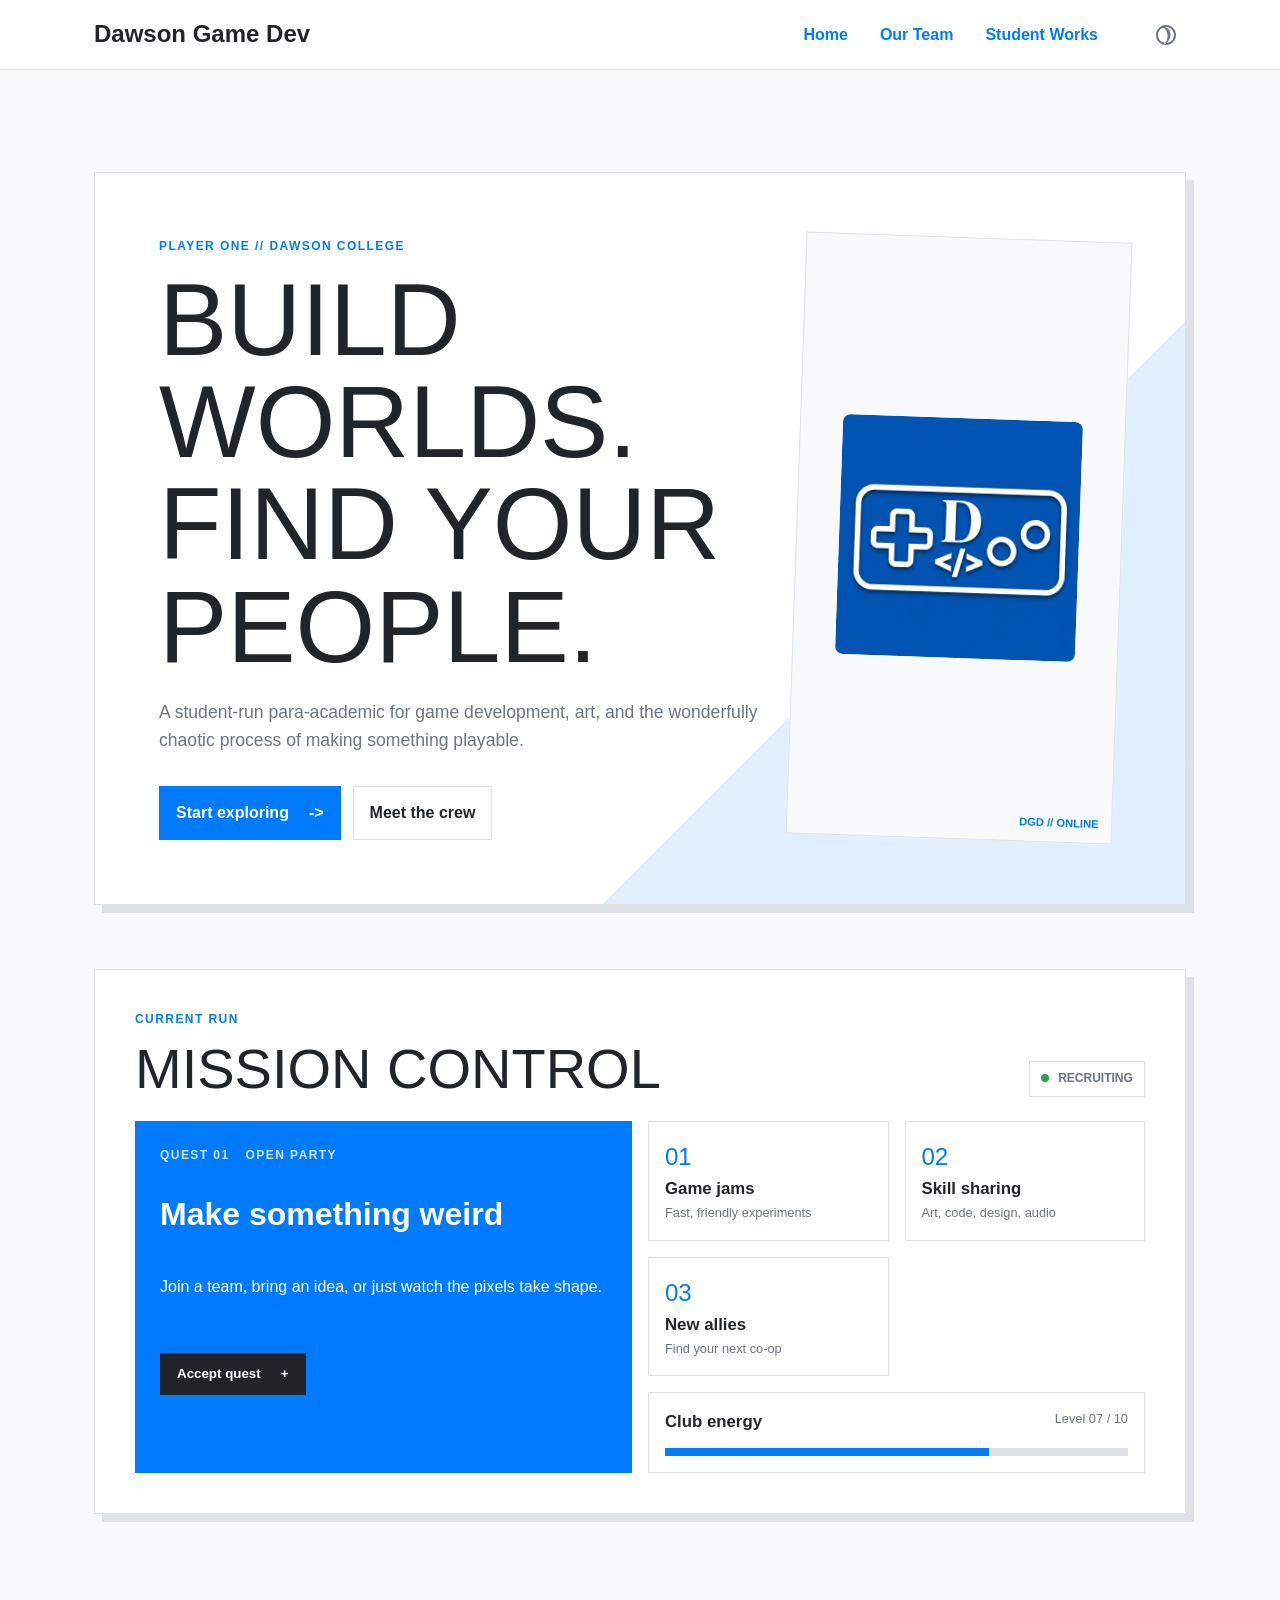
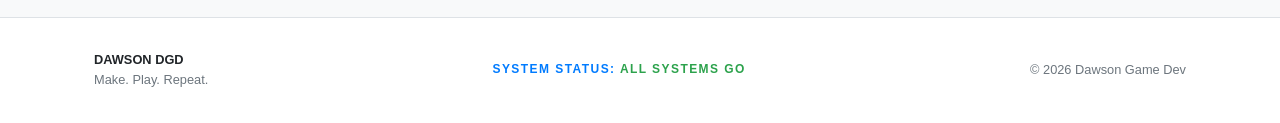
<file: index.html>
<!doctype html>
<html lang="en">
  <!-- data-theme attribute will be managed by JS -->

  <head>
    <meta charset="UTF-8" />
    <meta name="viewport" content="width=device-width, initial-scale=1.0" />
    <title>Dawson Game Dev</title>
    <link rel="icon" type="image/png" href="/favicon-96x96.png" sizes="96x96" />
    <link rel="icon" type="image/svg+xml" href="/favicon.svg" />
    <link rel="shortcut icon" href="/favicon.ico" />
    <link rel="apple-touch-icon" sizes="180x180" href="/apple-touch-icon.png" />
    <link rel="manifest" href="/site.webmanifest" />
    <meta
      name="description"
      content="Dawson College Game Dev: Student game development, game design, indie game jams, coding, pixel art, 3D modeling, and audio in Montreal. Join our dev or Art team!"
    />
    <!--
      FOUC PREVENTION SCRIPT:
      This runs instantly before the page content is rendered to set the theme,
      preventing a "flash of unstyled content" if the user has a saved
      or OS-level preference for a non-default theme.
    -->
    <script>
      (function () {
        const theme =
          localStorage.getItem("theme") ||
          (window.matchMedia("(prefers-color-scheme: dark)").matches
            ? "dark"
            : "light");
        if (theme === "dark") {
          document.documentElement.setAttribute("data-theme", "dark");
        }
      })();
    </script>
    <link rel="stylesheet" href="styles/style.css" />
    <script src="scripts/script.js" defer></script>
  </head>

  <body>
    <header class="navbar"></header>

    <main class="content">
      <section class="hero-panel" aria-labelledby="home-title">
        <div class="hero-copy">
          <p class="eyebrow">PLAYER ONE // DAWSON COLLEGE</p>
          <h1 id="home-title">Build worlds. Find your people.</h1>
          <p class="intro">
            A student-run para-academic for game development, art, and the
            wonderfully chaotic process of making something playable.
          </p>
          <div class="hero-actions">
            <a class="button button--primary" href="#mission-control"
              >Start exploring <span aria-hidden="true">-&gt;</span></a
            >
            <a class="button button--quiet" href="pages/team.html"
              >Meet the crew</a
            >
          </div>
        </div>
        <div class="hero-art" aria-label="Dawson Game Dev logo">
          <img
            src="assets/DawsonGDC.jpg"
            alt="Dawson College game development Logo"
            class="logo"
          />
          <span class="hero-art__label">DGD // ONLINE</span>
        </div>
      </section>

      <section
        class="mission-control"
        id="mission-control"
        aria-labelledby="mission-title"
      >
        <div class="section-heading">
          <div>
            <p class="eyebrow">CURRENT RUN</p>
            <h2 id="mission-title">Mission control</h2>
          </div>
          <span class="status-pill"
            ><span class="status-dot"></span> Recruiting</span
          >
        </div>

        <div class="mission-grid">
          <article class="mission-card mission-card--featured">
            <div class="mission-card__topline">
              <span>QUEST 01</span><span>OPEN PARTY</span>
            </div>
            <h3>Make something weird</h3>
            <p>
              Join a team, bring an idea, or just watch the pixels take shape.
            </p>
            <button
              class="button button--dark"
              id="mission-button"
              type="button"
            >
              Accept quest <span aria-hidden="true">+</span>
            </button>
            <p
              class="mission-feedback"
              id="mission-feedback"
              aria-live="polite"
            ></p>
          </article>

          <div class="stats-grid">
            <article class="stat-card">
              <span class="stat-card__icon" aria-hidden="true">01</span
              ><strong>Game jams</strong><span>Fast, friendly experiments</span>
            </article>
            <article class="stat-card">
              <span class="stat-card__icon" aria-hidden="true">02</span
              ><strong>Skill sharing</strong
              ><span>Art, code, design, audio</span>
            </article>
            <article class="stat-card">
              <span class="stat-card__icon" aria-hidden="true">03</span
              ><strong>New allies</strong><span>Find your next co-op</span>
            </article>
            <article class="stat-card stat-card--meter">
              <div><strong>Club energy</strong><span>Level 07 / 10</span></div>
              <span class="energy-meter"><span></span></span>
            </article>
          </div>
        </div>
      </section>
    </main>

    <footer class="site-footer">
      <div class="site-footer__inner">
        <p><strong>DAWSON DGD</strong><br />Make. Play. Repeat.</p>
        <p class="site-footer__signal">
          SYSTEM STATUS: <span>ALL SYSTEMS GO</span>
        </p>
        <p>&copy; 2026 Dawson Game Dev</p>
      </div>
    </footer>
  </body>
</html>
</file>
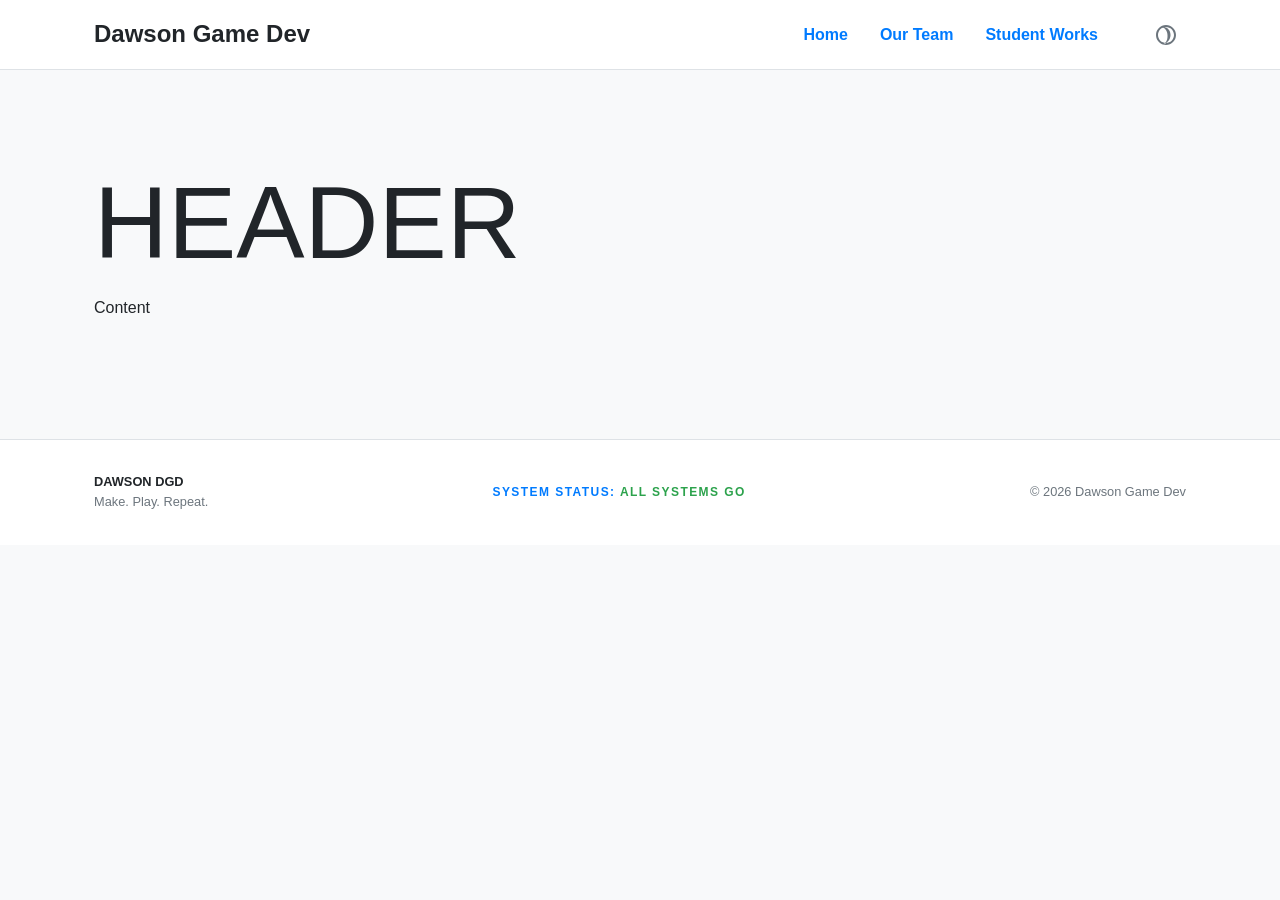
<file: pages/.template.html>
<!DOCTYPE html>
<html lang="en">
<!-- data-theme attribute will be managed by JS -->

<head>
  <meta charset="UTF-8">
  <meta name="viewport" content="width=device-width, initial-scale=1.0">
  <title>Dawson Game Dev Club</title>
  <meta name="description" content="Dawson College Game Dev: Student game development, game design, indie game jams, coding, pixel art, 3D modeling, and audio in Montreal. Join our dev or Art team!">
  <!--
      FOUC PREVENTION SCRIPT:
      This runs instantly before the page content is rendered to set the theme,
      preventing a "flash of unstyled content" if the user has a saved
      or OS-level preference for a non-default theme.
    -->
      <link rel="icon" type="image/png" href="../assets/DawsonGDC.jpg" sizes="96x96" />
      <link rel="icon" type="image/svg+xml" href="../assets/DawsonGDC.jpg" />
      <link rel="shortcut icon" href="../assets/DawsonGDC.jpg" />
      <link rel="apple-touch-icon" sizes="180x180" href="../assets/DawsonGDC.jpg" />
      <meta name="apple-mobile-web-app-title" content="MyWebSite" />
      <link rel="manifest" href="../assets/DawsonGDC.jpg" />
  <script>
    (function () {
      const theme = localStorage.getItem('theme') || (window.matchMedia('(prefers-color-scheme: dark)').matches ? 'dark' : 'light');
      if (theme === 'dark') {
        document.documentElement.setAttribute('data-theme', 'dark');
      }
    })();
  </script>

  <link rel="stylesheet" href="/styles/style.css" />
  <script src="/scripts/script.js" defer></script>
</head>

<body>


  <header class="navbar">
  </header>

  <main class="content">
    <h1>Header</h1>
    <p>Content</p>
  </main>

  <footer class="site-footer">
            <div class="site-footer__inner">
                <p><strong>DAWSON DGD</strong><br />Make. Play. Repeat.</p>
                <p class="site-footer__signal">SYSTEM STATUS: <span>ALL SYSTEMS GO</span></p>
                <p>&copy; 2026 Dawson Game Dev</p>
            </div>
        </footer>
</body>

</html>
</file>
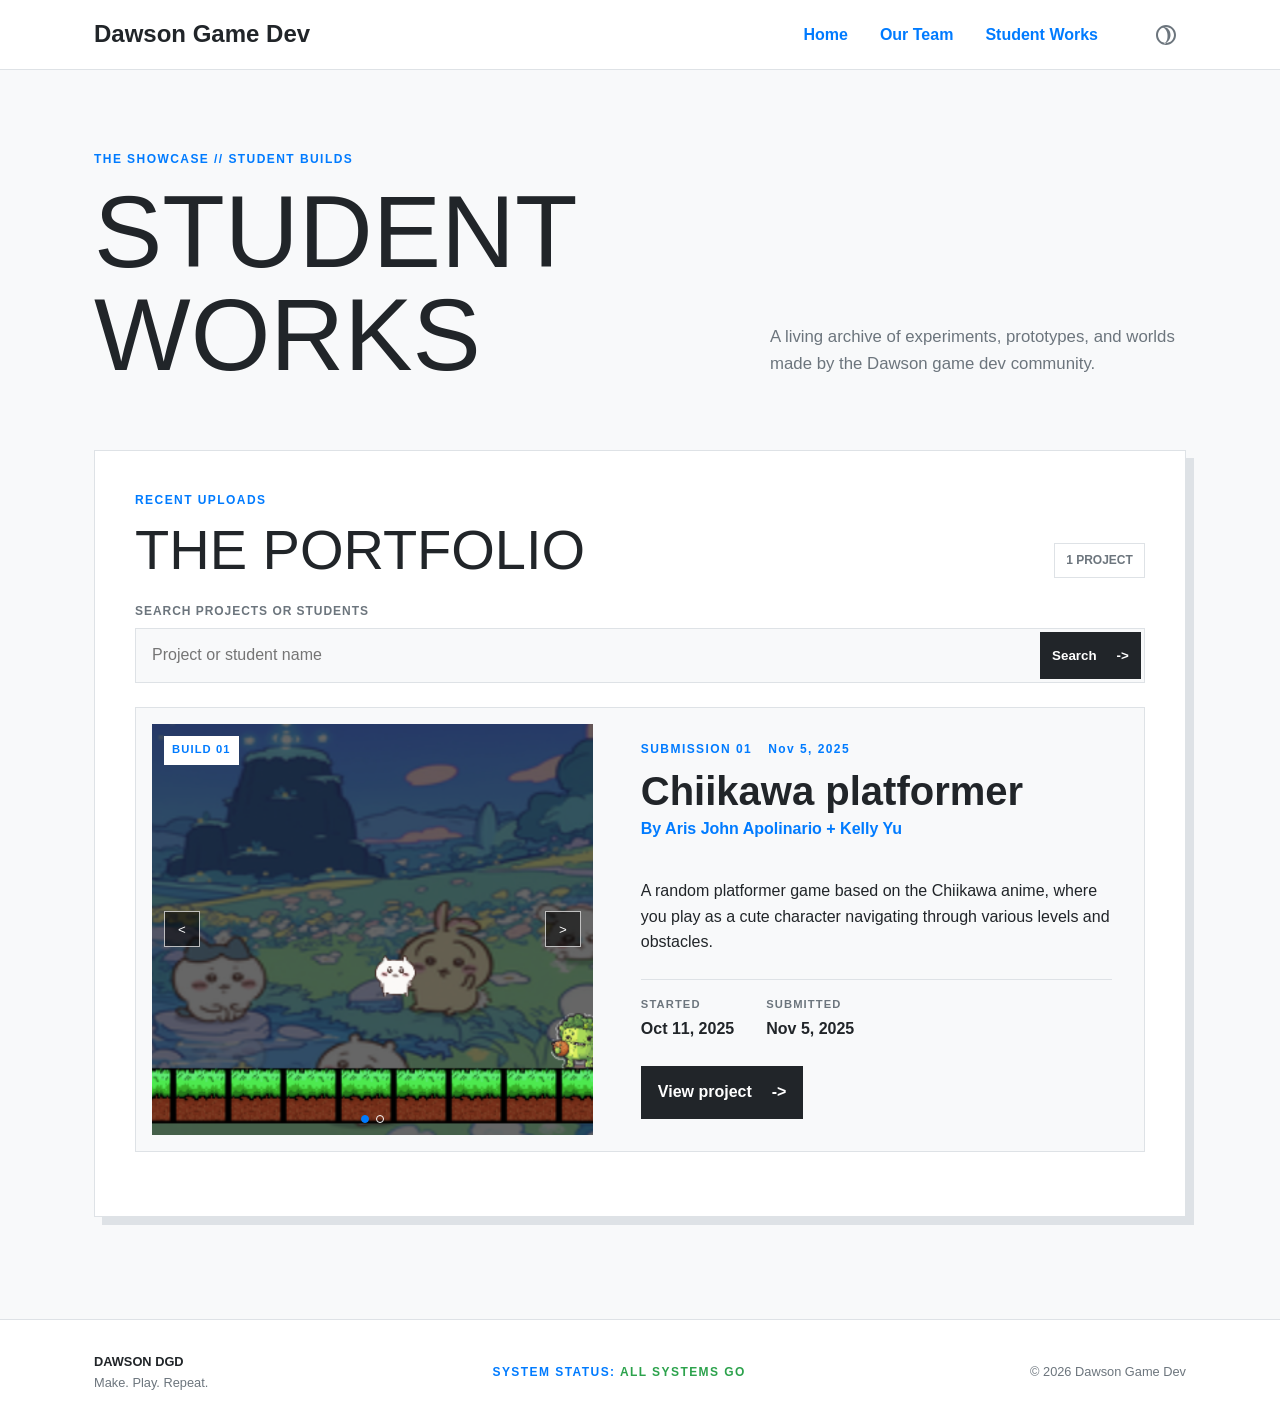
<file: pages/studentWorks.html>
<!doctype html>
<html lang="en">
  <!-- data-theme attribute will be managed by JS -->

  <head>
    <meta charset="UTF-8" />
    <meta name="viewport" content="width=device-width, initial-scale=1.0" />
    <title>Dawson Game Dev Club</title>
    <meta
      name="description"
      content="Dawson College Game Dev: Student game development, game design, indie game jams, coding, pixel art, 3D modeling, and audio in Montreal. Join our dev or Art team!"
    />
    <!--
        FOUC PREVENTION SCRIPT:
        This runs instantly before the page content is rendered to set the theme,
        preventing a "flash of unstyled content" if the user has a saved
        or OS-level preference for a non-default theme.
        -->
    <link rel="icon" type="image/png" href="/favicon-96x96.png" sizes="96x96" />
    <link rel="icon" type="image/svg+xml" href="/favicon.svg" />
    <link rel="shortcut icon" href="/favicon.ico" />
    <link rel="apple-touch-icon" sizes="180x180" href="/apple-touch-icon.png" />
    <link rel="manifest" href="/site.webmanifest" />
    <script>
      (function () {
        const theme =
          localStorage.getItem("theme") ||
          (window.matchMedia("(prefers-color-scheme: dark)").matches
            ? "dark"
            : "light");
        if (theme === "dark") {
          document.documentElement.setAttribute("data-theme", "dark");
        }
      })();
    </script>
    <script src="../scripts/studentWorks.js" type="module"></script>
    <script src="../scripts/searchEngine.js" defer></script>

    <link rel="stylesheet" href="../styles/style.css" />
    <link rel="stylesheet" href="../styles/studentWorks.css" />
    <script src="../scripts/script.js" defer></script>
  </head>
  <body>
    <header class="navbar"></header>

    <main class="content student-works-page">
      <section class="works-intro" aria-labelledby="works-title">
        <div>
          <p class="eyebrow">THE SHOWCASE // STUDENT BUILDS</p>
          <h1 id="works-title">Student works</h1>
        </div>
        <p class="works-intro__copy">
          A living archive of experiments, prototypes, and worlds made by the
          Dawson game dev community.
        </p>
      </section>

      <section class="works-board" aria-labelledby="works-board-title">
        <div class="section-heading">
          <div>
            <p class="eyebrow">RECENT UPLOADS</p>
            <h2 id="works-board-title">The portfolio</h2>
          </div>
          <span class="status-pill" id="works-count">0 projects</span>
        </div>
        <div class="works-search" aria-label="Search student works">
          <label for="works-search-input">Search projects or students</label>
          <div class="works-search__field">
            <input
              id="works-search-input"
              type="search"
              placeholder="Project or student name"
              autocomplete="off"
              spellcheck="false"
              aria-controls="works-search-results"
            />
            <button
              class="works-search__button button button--dark"
              id="works-search-button"
              type="button"
            >
              Search <span aria-hidden="true">-&gt;</span>
            </button>
            <div
              class="search-results"
              id="works-search-results"
              role="listbox"
              aria-label="Matching projects and students"
            ></div>
          </div>
        </div>
        <div
          class="works-list"
          id="student-works-list"
          aria-live="polite"
        ></div>
        <nav
          class="works-pagination"
          id="works-pagination"
          aria-label="Student works pages"
          hidden
        ></nav>
      </section>
    </main>

    <footer class="site-footer">
      <div class="site-footer__inner">
        <p><strong>DAWSON DGD</strong><br />Make. Play. Repeat.</p>
        <p class="site-footer__signal">
          SYSTEM STATUS: <span>ALL SYSTEMS GO</span>
        </p>
        <p>&copy; 2026 Dawson Game Dev</p>
      </div>
    </footer>
  </body>
</html>
</file>
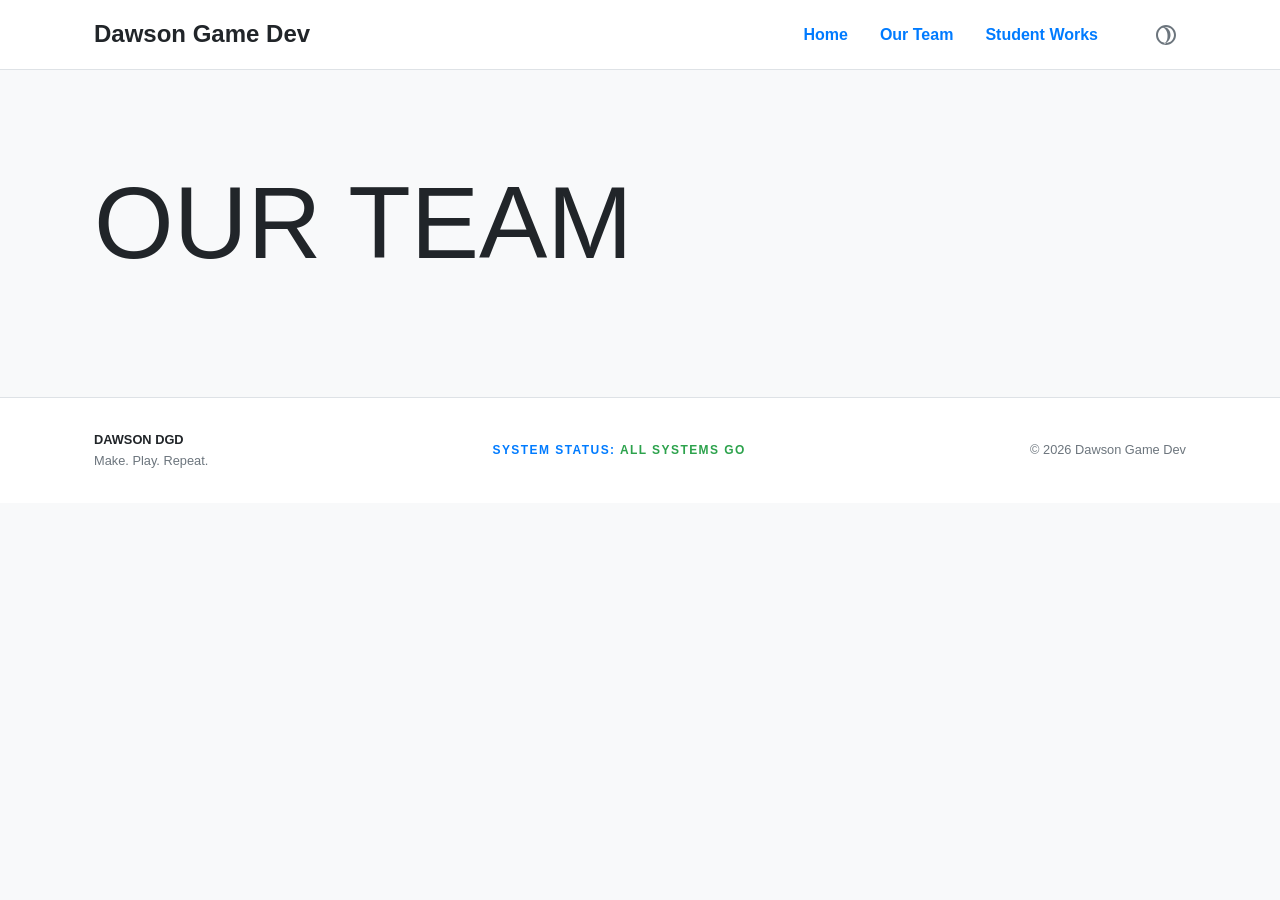
<file: pages/team.html>
<!doctype html>
<html lang="en">
  <!-- data-theme attribute will be managed by JS -->

  <head>
    <meta charset="UTF-8" />
    <meta name="viewport" content="width=device-width, initial-scale=1.0" />
    <title>Dawson Game Dev Club</title>
    <meta
      name="description"
      content="Dawson College Game Dev: Student game development, game design, indie game jams, coding, pixel art, 3D modeling, and audio in Montreal. Join our dev or Art team!"
    />
    <!--
      FOUC PREVENTION SCRIPT:
      This runs instantly before the page content is rendered to set the theme,
      preventing a "flash of unstyled content" if the user has a saved
      or OS-level preference for a non-default theme.
    -->
    <link rel="icon" type="image/png" href="/favicon-96x96.png" sizes="96x96" />
    <link rel="icon" type="image/svg+xml" href="/favicon.svg" />
    <link rel="shortcut icon" href="/favicon.ico" />
    <link rel="apple-touch-icon" sizes="180x180" href="/apple-touch-icon.png" />
    <link rel="manifest" href="/site.webmanifest" />
    <script>
      (function () {
        const theme =
          localStorage.getItem("theme") ||
          (window.matchMedia("(prefers-color-scheme: dark)").matches
            ? "dark"
            : "light");
        if (theme === "dark") {
          document.documentElement.setAttribute("data-theme", "dark");
        }
      })();
    </script>

    <link rel="stylesheet" href="/styles/style.css" />
    <script src="/scripts/script.js" defer></script>
  </head>

  <body>
    <header class="navbar"></header>

    <main class="content">
      <h1>Our Team</h1>
      <p></p>
    </main>

    <footer class="site-footer">
      <div class="site-footer__inner">
        <p><strong>DAWSON DGD</strong><br />Make. Play. Repeat.</p>
        <p class="site-footer__signal">
          SYSTEM STATUS: <span>ALL SYSTEMS GO</span>
        </p>
        <p>&copy; 2026 Dawson Game Dev</p>
      </div>
    </footer>
  </body>
</html>
</file>
<file: styles/style.css>
/*
        ========================================
        CSS Custom Properties for Theming
        ========================================
        The entire theme system is controlled by these variables. The default
        state (:root) is the light theme.
        */
:root {
  --color-background: #f8f9fa;
  --color-surface: #ffffff;
  /* Card/Navbar background */
  --color-text-primary: #212529;
  --color-text-secondary: #6c757d;
  --color-border: #dee2e6;
  --color-primary: #007bff;
  --color-primary-hover: #0056b3;

  --transition-speed: 0.3s;
  --navbar-height: 70px;
  --navbar-padding: 1.5rem;
  --container-width: 1140px;
  --border-radius: 8px;
  --font-family-sans-serif: "Trebuchet MS", "Segoe UI", sans-serif;
  --font-family-display:
    Impact, Haettenschweiler, "Arial Narrow Bold", sans-serif;
}

/*
        The dark theme is an override of the root variables.
        It is applied when the <html> tag has the `data-theme="dark"` attribute.
        */
[data-theme="dark"] {
  --color-background: #121212;
  --color-surface: #1e1e1e;
  --color-text-primary: #e0e0e0;
  --color-text-secondary: #a0a0a0;
  --color-border: #333333;
  --color-primary: #3391ff;
  --color-primary-hover: #5ca8ff;
}

/*
        ========================================
        Global Styles
        ========================================
        */
*,
*::before,
*::after {
  box-sizing: border-box;
}

body {
  margin: 0;
  font-family: var(--font-family-sans-serif);
  font-size: 1rem;
  line-height: 1.6;
  background-color: var(--color-background);
  color: var(--color-text-primary);
  transition:
    background-color var(--transition-speed) ease,
    color var(--transition-speed) ease;
}

.content {
  max-width: var(--container-width);
  margin: 0 auto;
  padding: clamp(3rem, 8vw, 7rem) var(--navbar-padding);
}

ul {
  list-style: none;
  margin: 0;
  padding: 0;
}

a {
  text-decoration: none;
  color: var(--color-primary);
}

a:hover {
  color: var(--color-primary-hover);
}

/*
        ========================================
        Navbar Styles
        ========================================
        */
.navbar {
  height: var(--navbar-height);
  display: flex;
  align-items: center;
  position: sticky;
  top: 0;
  background-color: var(--color-surface);
  border-bottom: 1px solid var(--color-border);
  transition:
    background-color var(--transition-speed) ease,
    border-color var(--transition-speed) ease;
  z-index: 1000;
}

.navbar__container {
  display: flex;
  justify-content: space-between;
  align-items: center;
  width: 100%;
  max-width: var(--container-width);
  margin: 0 auto;
  padding: 0 var(--navbar-padding);
}

.navbar__brand {
  font-size: 1.5rem;
  font-weight: bold;
  color: var(--color-text-primary);
  text-decoration: none;
  transition: color var(--transition-speed) ease;
}

.navbar__toggle {
  display: block;
  border: none;
  background: transparent;
  cursor: pointer;
  padding: 0.5rem;
}

.navbar__toggle .bar {
  display: block;
  width: 25px;
  height: 3px;
  margin: 5px auto;
  background-color: var(--color-text-primary);
  transition: all var(--transition-speed) ease;
}

.navbar__toggle.is-active .bar:nth-child(1) {
  transform: translateY(8px) rotate(45deg);
}

.navbar__toggle.is-active .bar:nth-child(2) {
  opacity: 0;
}

.navbar__toggle.is-active .bar:nth-child(3) {
  transform: translateY(-8px) rotate(-45deg);
}

.navbar__menu {
  display: none;
  flex-direction: column;
  width: 100%;
  position: absolute;
  top: var(--navbar-height);
  left: 0;
  background-color: var(--color-surface);
  border-bottom: 1px solid var(--color-border);
  z-index: 999;
}

.navbar__menu.is-active {
  display: flex;
}

.navbar__item {
  text-align: center;
  border-top: 1px solid var(--color-border);
}

.navbar__link {
  display: block;
  padding: 1.25rem;
  font-weight: bold;
}

.hero-panel,
.mission-control {
  border: 1px solid var(--color-border);
  background: var(--color-surface);
  box-shadow: 8px 8px 0 var(--color-border);
}

.hero-panel {
  display: grid;
  grid-template-columns: 1.3fr 0.7fr;
  gap: 2rem;
  padding: clamp(1.5rem, 5vw, 4rem);
  background-image: linear-gradient(
    135deg,
    var(--color-surface) 0 68%,
    color-mix(in srgb, var(--color-primary) 12%, var(--color-surface)) 68%
  );
}

.eyebrow,
.mission-card__topline,
.site-footer__signal {
  margin: 0 0 0.75rem;
  color: var(--color-primary);
  font-size: 0.75rem;
  font-weight: bold;
  letter-spacing: 0.12em;
}

h1,
h2,
h3 {
  margin-top: 0;
  line-height: 1;
}

h1 {
  max-width: 11ch;
  margin-bottom: 1.25rem;
  font-family: var(--font-family-display);
  font-size: clamp(3.5rem, 8vw, 7rem);
  font-weight: 400;
  letter-spacing: 0;
  text-transform: uppercase;
}

.intro {
  max-width: 42rem;
  color: var(--color-text-secondary);
  font-size: 1.1rem;
}

.hero-actions {
  display: flex;
  flex-wrap: wrap;
  gap: 0.75rem;
  margin-top: 2rem;
}

.button {
  display: inline-flex;
  align-items: center;
  justify-content: space-between;
  gap: 1.25rem;
  border: 1px solid var(--color-text-primary);
  padding: 0.8rem 1rem;
  color: var(--color-text-primary);
  font-weight: bold;
  transition:
    transform var(--transition-speed) ease,
    box-shadow var(--transition-speed) ease;
}

.button:hover {
  color: var(--color-text-primary);
  transform: translate(-3px, -3px);
  box-shadow: 4px 4px 0 var(--color-primary);
}

.button--primary {
  background: var(--color-primary);
  color: #fff;
  border-color: var(--color-primary);
}
.button--primary:hover {
  color: #fff;
}
.button--quiet {
  border-color: var(--color-border);
}
.button--dark {
  background: var(--color-text-primary);
  color: var(--color-surface);
  border-color: var(--color-text-primary);
}
.button--dark:hover {
  color: var(--color-surface);
}

.hero-art {
  display: flex;
  min-height: 17rem;
  align-items: center;
  justify-content: center;
  position: relative;
  border: 1px solid var(--color-border);
  background: var(--color-background);
  transform: rotate(2deg);
}

.logo {
  max-width: min(80%, 15rem);
  height: auto;
  border-radius: var(--border-radius);
}
.hero-art__label {
  position: absolute;
  right: 0.75rem;
  bottom: 0.6rem;
  color: var(--color-primary);
  font-size: 0.7rem;
  font-weight: bold;
}

.mission-control {
  margin-top: 4rem;
  padding: clamp(1.25rem, 4vw, 2.5rem);
}
.section-heading {
  display: flex;
  align-items: end;
  justify-content: space-between;
  gap: 1rem;
  margin-bottom: 1.5rem;
}
.section-heading h2 {
  margin-bottom: 0;
  font-family: var(--font-family-display);
  font-size: clamp(2rem, 5vw, 3.5rem);
  font-weight: 400;
  text-transform: uppercase;
}
.status-pill {
  padding: 0.45rem 0.7rem;
  border: 1px solid var(--color-border);
  color: var(--color-text-secondary);
  font-size: 0.75rem;
  font-weight: bold;
  text-transform: uppercase;
}
.status-dot {
  display: inline-block;
  width: 0.5rem;
  height: 0.5rem;
  margin-right: 0.35rem;
  border-radius: 50%;
  background: #2ca24c;
}
.mission-grid {
  display: grid;
  grid-template-columns: 1fr 1fr;
  gap: 1rem;
}
.mission-card {
  padding: 1.5rem;
  background: var(--color-background);
  border: 1px solid var(--color-border);
}
.mission-card__topline {
  display: flex;
  justify-content: space-between;
  gap: 1rem;
}
.mission-card--featured {
  display: flex;
  flex-direction: column;
  align-items: flex-start;
  justify-content: space-between;
  min-height: 15rem;
  background: var(--color-primary);
  color: #fff;
  border-color: var(--color-primary);
}
.mission-card--featured .mission-card__topline {
  color: #fff;
  opacity: 0.8;
}
.mission-card h3 {
  margin-bottom: 0.5rem;
  font-size: 2rem;
}
.mission-card p {
  max-width: 30rem;
}
.mission-card .button {
  margin-top: 1rem;
}
.mission-feedback {
  min-height: 1.5em;
  margin: 0.75rem 0 0;
  font-size: 0.85rem;
  font-weight: bold;
}
.stats-grid {
  display: grid;
  grid-template-columns: 1fr 1fr;
  gap: 1rem;
}
.stat-card {
  display: flex;
  min-height: 7rem;
  flex-direction: column;
  justify-content: space-between;
  padding: 1rem;
  border: 1px solid var(--color-border);
}
.stat-card strong {
  font-size: 1.05rem;
}
.stat-card > span:last-child,
.stat-card div span {
  color: var(--color-text-secondary);
  font-size: 0.8rem;
}
.stat-card__icon {
  color: var(--color-primary);
  font-family: var(--font-family-display);
  font-size: 1.5rem;
}
.stat-card--meter {
  grid-column: span 2;
  min-height: auto;
  gap: 0.75rem;
}
.stat-card--meter div {
  display: flex;
  justify-content: space-between;
  gap: 1rem;
}
.energy-meter {
  display: block;
  height: 0.5rem;
  background: var(--color-border);
}
.energy-meter span {
  display: block;
  width: 70%;
  height: 100%;
  background: var(--color-primary);
}

.site-footer {
  border-top: 1px solid var(--color-border);
  background: var(--color-surface);
}
.site-footer__inner {
  display: flex;
  max-width: var(--container-width);
  align-items: center;
  justify-content: space-between;
  gap: 1rem;
  margin: 0 auto;
  padding: 2rem var(--navbar-padding);
  color: var(--color-text-secondary);
  font-size: 0.8rem;
}
.site-footer__inner p {
  margin: 0;
}
.site-footer__inner strong {
  color: var(--color-text-primary);
}
.site-footer__signal {
  margin: 0;
}
.site-footer__signal span {
  color: #2ca24c;
}

/* Focus state for all interactive elements */
:is(.navbar__toggle, .navbar__link, #theme-toggle):focus-visible {
  outline: 2px solid var(--color-primary);
  outline-offset: 3px;
  border-radius: 4px;
}

/*
        ========================================
        Theme Toggle Button Styles
        ========================================
        */
#theme-toggle {
  background: none;
  border: none;
  cursor: pointer;
  padding: 0.5rem;
  border-radius: 50%;
  display: flex;
  align-items: center;
}

.theme-icon {
  width: 24px;
  height: 24px;
  color: var(--color-text-secondary);
  transition:
    color var(--transition-speed) ease,
    transform var(--transition-speed) ease;
}

#theme-toggle:hover .theme-icon,
#theme-toggle:focus .theme-icon {
  color: var(--color-text-primary);
  transform: rotate(15deg);
}

/* Logic to show the correct icon based on the current theme */
.sun-icon {
  display: none;
}

.moon-icon {
  display: block;
}

[data-theme="dark"] .sun-icon {
  display: block;
}

[data-theme="dark"] .moon-icon {
  display: none;
}

/*
        ========================================
        Desktop Navbar Styles
        ========================================
        */
@media (min-width: 768px) {
  .navbar__toggle {
    display: none;
  }

  .navbar__menu {
    display: flex;
    flex-direction: row;
    align-items: center;
    position: static;
    width: auto;
    background-color: transparent;
    border: none;
  }

  .navbar__list {
    display: flex;
    align-items: center;
    gap: 1rem;
  }

  .navbar__item {
    border-top: none;
  }

  .navbar__link {
    padding: 0.5rem;
  }

  /* The theme toggle is the last item in the list */
  .navbar__item:last-child {
    margin-left: 1.5rem;
  }
}

@media (max-width: 767px) {
  .hero-panel,
  .mission-grid {
    grid-template-columns: 1fr;
  }
  .hero-art {
    min-height: 12rem;
  }
  .site-footer__inner {
    align-items: flex-start;
    flex-direction: column;
  }
}
</file>
<file: styles/studentWorks.css>
.student-works-page {
  padding-top: clamp(2.5rem, 7vw, 5rem);
}
.works-intro {
  display: flex;
  align-items: end;
  justify-content: space-between;
  gap: 2rem;
  margin-bottom: 4rem;
}
.works-intro h1 {
  margin-bottom: 0;
}
.works-intro__copy {
  max-width: 26rem;
  margin: 0 0 0.5rem;
  color: var(--color-text-secondary);
  font-size: 1.05rem;
}
.works-board {
  padding: clamp(1.25rem, 4vw, 2.5rem);
  border: 1px solid var(--color-border);
  background: var(--color-surface);
  box-shadow: 8px 8px 0 var(--color-border);
}
.works-list {
  display: grid;
  gap: 1.5rem;
}
.works-pagination {
  display: flex;
  align-items: center;
  justify-content: center;
  gap: 0.5rem;
  margin-top: 1.5rem;
}
.works-pagination__pages {
  display: flex;
  gap: 0.35rem;
}
.works-pagination button {
  min-width: 2.25rem;
  height: 2.25rem;
  padding: 0 0.55rem;
  border: 1px solid var(--color-border);
  background: var(--color-background);
  color: var(--color-text-primary);
  cursor: pointer;
}
.works-pagination button:hover:not(:disabled),
.works-pagination button[aria-current="page"] {
  border-color: var(--color-primary);
  background: var(--color-primary);
  color: var(--color-background);
}
.works-pagination button:disabled {
  cursor: not-allowed;
  opacity: 0.4;
}
.works-pagination__status {
  color: var(--color-text-secondary);
  font-size: 0.8rem;
}
.works-pagination__jump {
  display: flex;
  align-items: center;
  gap: 0.4rem;
  color: var(--color-text-secondary);
  font-size: 0.8rem;
}
.works-pagination__jump input {
  width: 3.25rem;
  height: 2.25rem;
  padding: 0 0.4rem;
  border: 1px solid var(--color-border);
  border-radius: 0;
  background: var(--color-background);
  color: var(--color-text-primary);
  font: inherit;
}
.works-pagination__jump input[aria-invalid="true"] {
  border-color: #c0392b;
}
.works-search {
  margin-bottom: 1.5rem;
}
.works-search > label {
  display: block;
  margin-bottom: 0.4rem;
  color: var(--color-text-secondary);
  font-size: 0.75rem;
  font-weight: bold;
  letter-spacing: 0.08em;
  text-transform: uppercase;
}
.works-search__field {
  position: relative;
}
.works-search__field input {
  width: 100%;
  padding: 0.85rem 8rem 0.85rem 1rem;
  border: 1px solid var(--color-border);
  border-radius: 0;
  background: var(--color-background);
  color: var(--color-text-primary);
  font: inherit;
}
.works-search__button {
  position: absolute;
  top: 0.25rem;
  right: 0.25rem;
  bottom: 0.25rem;
  padding: 0.45rem 0.7rem;
}
.works-search__field input:focus {
  outline: 2px solid var(--color-primary);
  outline-offset: 2px;
}
.works-search__field input[aria-invalid="true"] {
  border-color: #c0392b;
}
.search-results {
  display: none;
  position: absolute;
  right: 0;
  left: 0;
  top: calc(100% + 0.35rem);
  z-index: 10;
  border: 1px solid var(--color-border);
  background: var(--color-surface);
  box-shadow: 4px 4px 0 var(--color-border);
}
.search-results.is-visible {
  display: block;
}
.search-results__category h3 {
  margin: 0;
  padding: 0.55rem 0.65rem;
  border-bottom: 1px solid var(--color-border);
  background: color-mix(in srgb, var(--color-primary) 8%, var(--color-surface));
  color: var(--color-primary);
  font-size: 0.7rem;
  letter-spacing: 0.1em;
  text-transform: uppercase;
}
.search-results__category + .search-results__category {
  border-top: 1px solid var(--color-border);
}
.search-result {
  display: flex;
  align-items: center;
  gap: 0.75rem;
  width: 100%;
  padding: 0.65rem;
  border: 0;
  border-bottom: 1px solid var(--color-border);
  background: transparent;
  color: var(--color-text-primary);
  cursor: pointer;
  text-align: left;
}
.search-result:last-child {
  border-bottom: 0;
}
.search-result:hover,
.search-result:focus-visible {
  background: color-mix(
    in srgb,
    var(--color-primary) 10%,
    var(--color-surface)
  );
  outline: 0;
}
.search-result img,
.search-result__image {
  flex: 0 0 3.25rem;
  width: 3.25rem;
  height: 3.25rem;
  object-fit: cover;
}
.search-result__image--empty {
  display: grid;
  place-items: center;
  border: 1px dashed var(--color-border);
  color: var(--color-text-secondary);
  font-size: 0.7rem;
}
.search-result__copy {
  display: flex;
  min-width: 0;
  flex-direction: column;
  gap: 0.15rem;
}
.search-result__copy strong,
.search-result__copy span {
  overflow: hidden;
  text-overflow: ellipsis;
  white-space: nowrap;
}
.search-result__copy span {
  color: var(--color-text-secondary);
  font-size: 0.8rem;
}
.search-results__message {
  margin: 0;
  padding: 0.9rem;
  color: var(--color-text-secondary);
  font-size: 0.85rem;
}
.work-card {
  display: grid;
  grid-template-columns: minmax(15rem, 0.95fr) 1.05fr;
  gap: clamp(1.25rem, 4vw, 3rem);
  padding: 1rem;
  border: 1px solid var(--color-border);
  background: var(--color-background);
  transition:
    transform var(--transition-speed) ease,
    box-shadow var(--transition-speed) ease;
}
.work-card:hover {
  transform: translate(-4px, -4px);
  box-shadow: 5px 5px 0 var(--color-primary);
}
.work-gallery {
  min-height: 20rem;
  position: relative;
  overflow: hidden;
  background: var(--color-text-primary);
}
.work-gallery__track,
.work-gallery__image {
  width: 100%;
  height: 100%;
}
.work-gallery__image {
  position: absolute;
  inset: 0;
  object-fit: cover;
  opacity: 0;
  transform: scale(1.04);
  transition:
    opacity 0.4s ease,
    transform 0.6s ease;
}
.work-gallery__image.is-active {
  opacity: 1;
  transform: scale(1);
}
.work-gallery__label {
  position: absolute;
  top: 0.75rem;
  left: 0.75rem;
  padding: 0.35rem 0.5rem;
  background: var(--color-surface);
  color: var(--color-primary);
  font-size: 0.7rem;
  font-weight: bold;
  letter-spacing: 0.1em;
}
.work-gallery__arrow {
  position: absolute;
  top: 50%;
  width: 2.25rem;
  height: 2.25rem;
  border: 1px solid rgba(255, 255, 255, 0.7);
  background: rgba(0, 0, 0, 0.55);
  color: #fff;
  cursor: pointer;
  transform: translateY(-50%);
  transition: background var(--transition-speed) ease;
}
.work-gallery__arrow:hover {
  background: var(--color-primary);
}
.work-gallery__arrow--previous {
  left: 0.75rem;
}
.work-gallery__arrow--next {
  right: 0.75rem;
}
.work-gallery__dots {
  position: absolute;
  right: 0;
  bottom: 0.75rem;
  left: 0;
  display: flex;
  justify-content: center;
  gap: 0.4rem;
}
.work-gallery__dot {
  width: 0.5rem;
  height: 0.5rem;
  padding: 0;
  border: 1px solid #fff;
  border-radius: 50%;
  background: transparent;
  cursor: pointer;
}
.work-gallery__dot.is-active {
  background: var(--color-primary);
  border-color: var(--color-primary);
}
.work-card__details {
  display: flex;
  flex-direction: column;
  align-items: flex-start;
  justify-content: center;
  padding: 1rem 1rem 1rem 0;
}
.work-card__details h3 {
  margin-bottom: 0.35rem;
  font-size: clamp(1.7rem, 4vw, 2.5rem);
}
.work-card__details > p {
  max-width: 38rem;
}
.work-card__students {
  margin: 0 0 1.25rem;
  color: var(--color-primary);
  font-weight: bold;
}
.work-card__dates {
  display: flex;
  flex-wrap: wrap;
  gap: 1rem 2rem;
  width: 100%;
  margin: 0.5rem 0 1.5rem;
  padding-top: 1rem;
  border-top: 1px solid var(--color-border);
}
.work-card__dates div {
  display: flex;
  flex-direction: column;
  gap: 0.15rem;
}
.work-card__dates dt {
  color: var(--color-text-secondary);
  font-size: 0.7rem;
  font-weight: bold;
  letter-spacing: 0.1em;
  text-transform: uppercase;
}
.work-card__dates dd {
  margin: 0;
  font-weight: bold;
}
.work-card__action {
  min-height: 2.75rem;
}
.work-card__unlinked {
  color: var(--color-text-secondary);
  font-size: 0.85rem;
  font-weight: bold;
}
.works-empty {
  margin: 0;
  padding: 3rem 1rem;
  border: 1px dashed var(--color-border);
  color: var(--color-text-secondary);
  text-align: center;
}

@media (max-width: 767px) {
  .works-intro {
    align-items: flex-start;
    flex-direction: column;
    gap: 1rem;
    margin-bottom: 2.5rem;
  }
  .work-card {
    grid-template-columns: 1fr;
  }
  .work-gallery {
    min-height: 15rem;
  }
  .work-card__details {
    padding: 0.5rem;
  }
  .works-pagination {
    flex-wrap: wrap;
  }
  .works-pagination__status {
    flex-basis: 100%;
    order: 3;
    text-align: center;
  }
}
</file>
